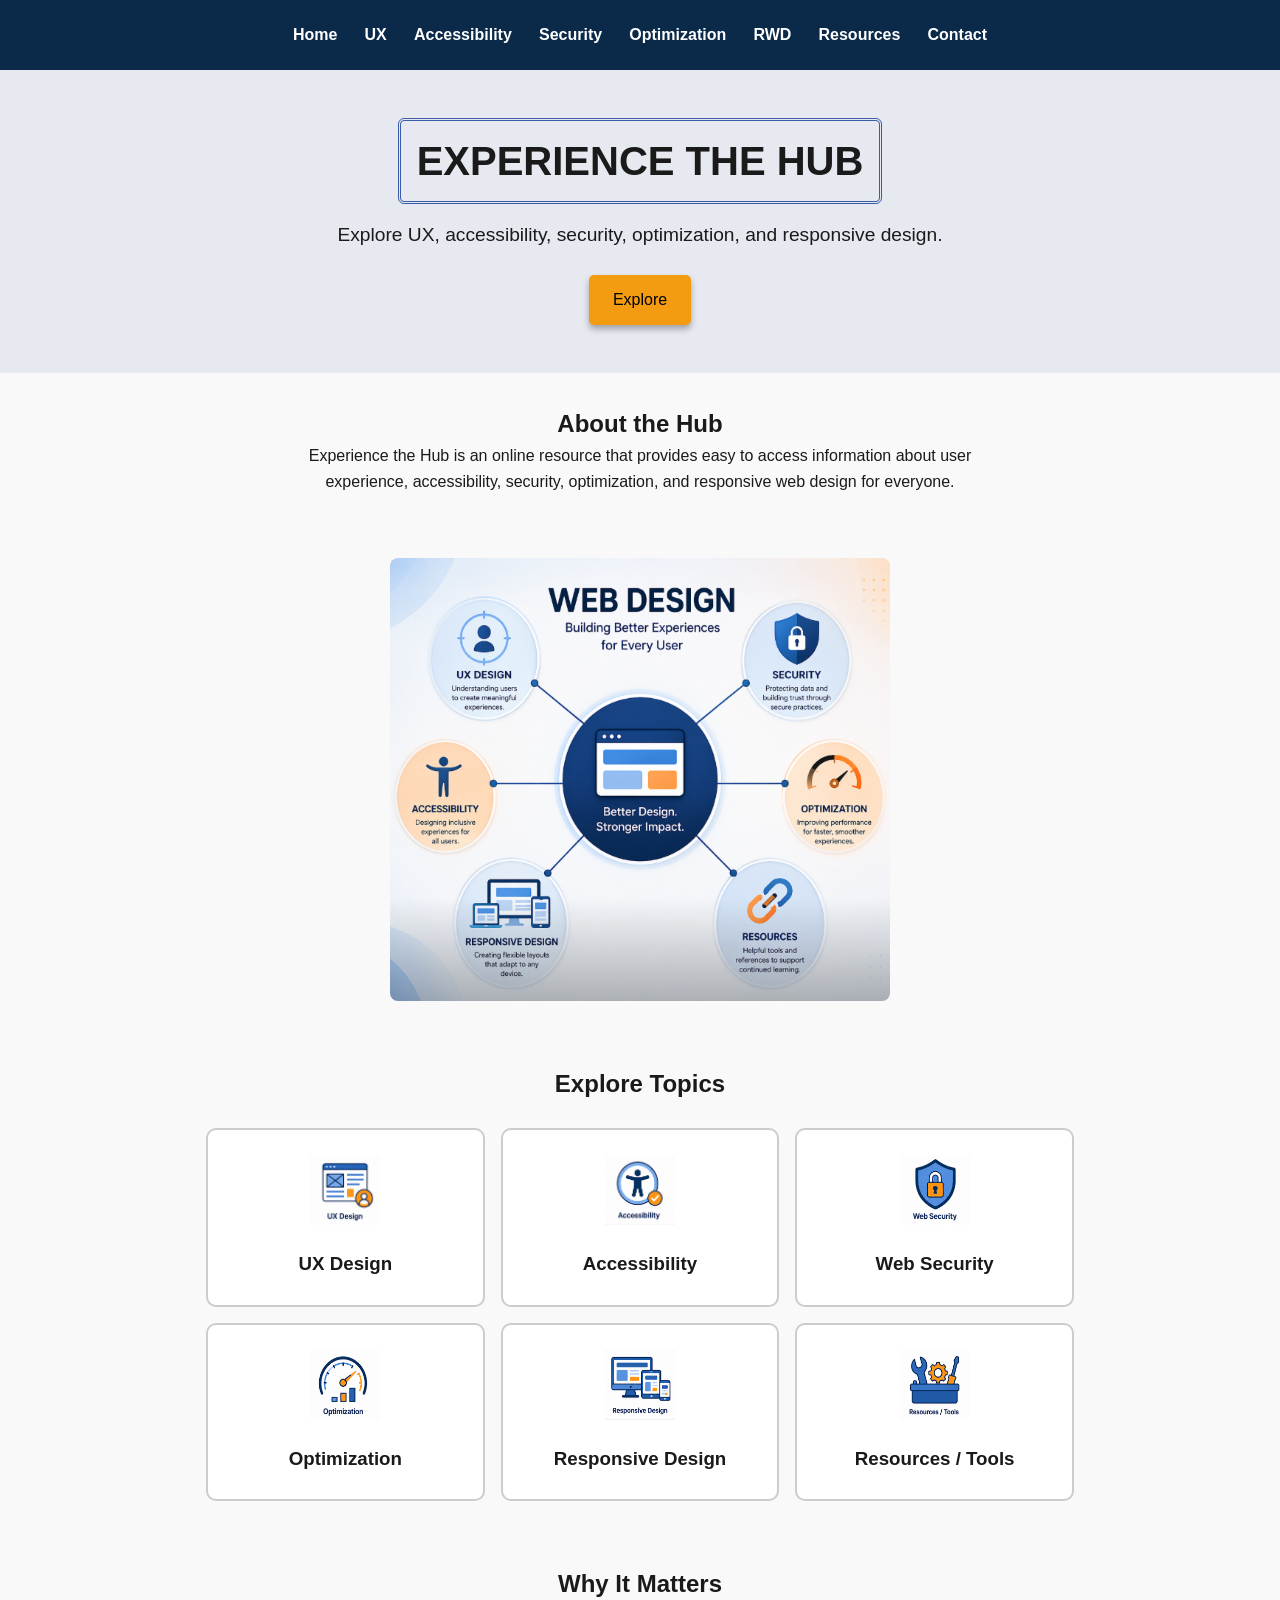
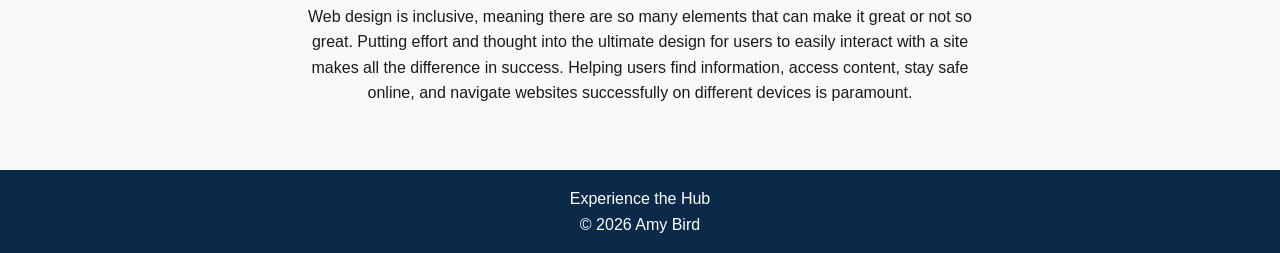
<file: index.html>
<!DOCTYPE html>
<html lang="en">
<head>
  <meta charset="UTF-8">
  <meta name="viewport" content="width=device-width, initial-scale=1.0">
  <title>Experience the Hub</title>
  <link rel="stylesheet" href="styles.css">
</head>
<body>

<header class="site-header">
  <nav class="desktop-nav" aria-label="Main navigation">
    <a href="index.html">Home</a>
    <a href="ux.html">UX</a>
    <a href="accessibility.html">Accessibility</a>
    <a href="security.html">Security</a>
    <a href="optimization.html">Optimization</a>
    <a href="rwd.html">RWD</a>
    <a href="resources.html">Resources</a>
    <a href="contact.html">Contact</a>
  </nav>
</header>

<main>
  <section class="hero">
    <h1>EXPERIENCE THE HUB</h1>
    <p class="hero-subheading">
      Explore UX, accessibility, security, optimization, and responsive design.
    </p>
    <a href="#topics" class="explore-button">Explore</a>
  </section>

  <section class="intro">
    <div class="container">
      <h2>About the Hub</h2>
      <p>
        Experience the Hub is an online resource that provides easy to access information
        about user experience, accessibility, security, optimization, and
        responsive web design for everyone.
      </p>
    </div>
  </section>

  <section class="intro-image">
    <div class="container">
      <h2 class="hidden">Image</h2>
      <img src="images/index.png" alt="Illustration representing web design concepts">
    </div>
  </section>

  <section id="topics" class="topics">
    <div class="container">
      <h2>Explore Topics</h2>

      <div class="card-container">
        <a href="ux.html" class="topic-card">
          <img src="images/ux.icon.png" alt="UX design icon">
          <h3>UX Design</h3>
        </a>

        <a href="accessibility.html" class="topic-card">
          <img src="images/accessibility.icon.png" alt="Accessibility icon">
          <h3>Accessibility</h3>
        </a>

        <a href="security.html" class="topic-card">
          <img src="images/security.icon.png" alt="Web security icon">
          <h3>Web Security</h3>
        </a>

        <a href="optimization.html" class="topic-card">
          <img src="images/optimization.icon.png" alt="Website optimization icon">
          <h3>Optimization</h3>
        </a>

        <a href="rwd.html" class="topic-card">
          <img src="images/rwd.icon.png" alt="Responsive design icon">
          <h3>Responsive Design</h3>
        </a>

        <a href="resources.html" class="topic-card">
          <img src="images/resources.icon.png" alt="Resources and tools icon">
          <h3>Resources / Tools</h3>
        </a>
      </div>
    </div>
  </section>

  <section class="why-it-matters">
    <div class="container">
      <h2>Why It Matters</h2>
      <p>
        Web design is inclusive, meaning there are so many elements that can make it 
        great or not so great. Putting effort and thought into the ultimate design for users 
        to easily interact with a site makes all the difference in success. Helping
        users find information, access content, stay safe online, and navigate
        websites successfully on different devices is paramount.
      </p>
    </div>
  </section>
</main>

<footer class="site-footer">
  <p>Experience the Hub</p>
  <p>&copy; 2026 Amy Bird</p>
</footer>

</body>
</html>
</file>
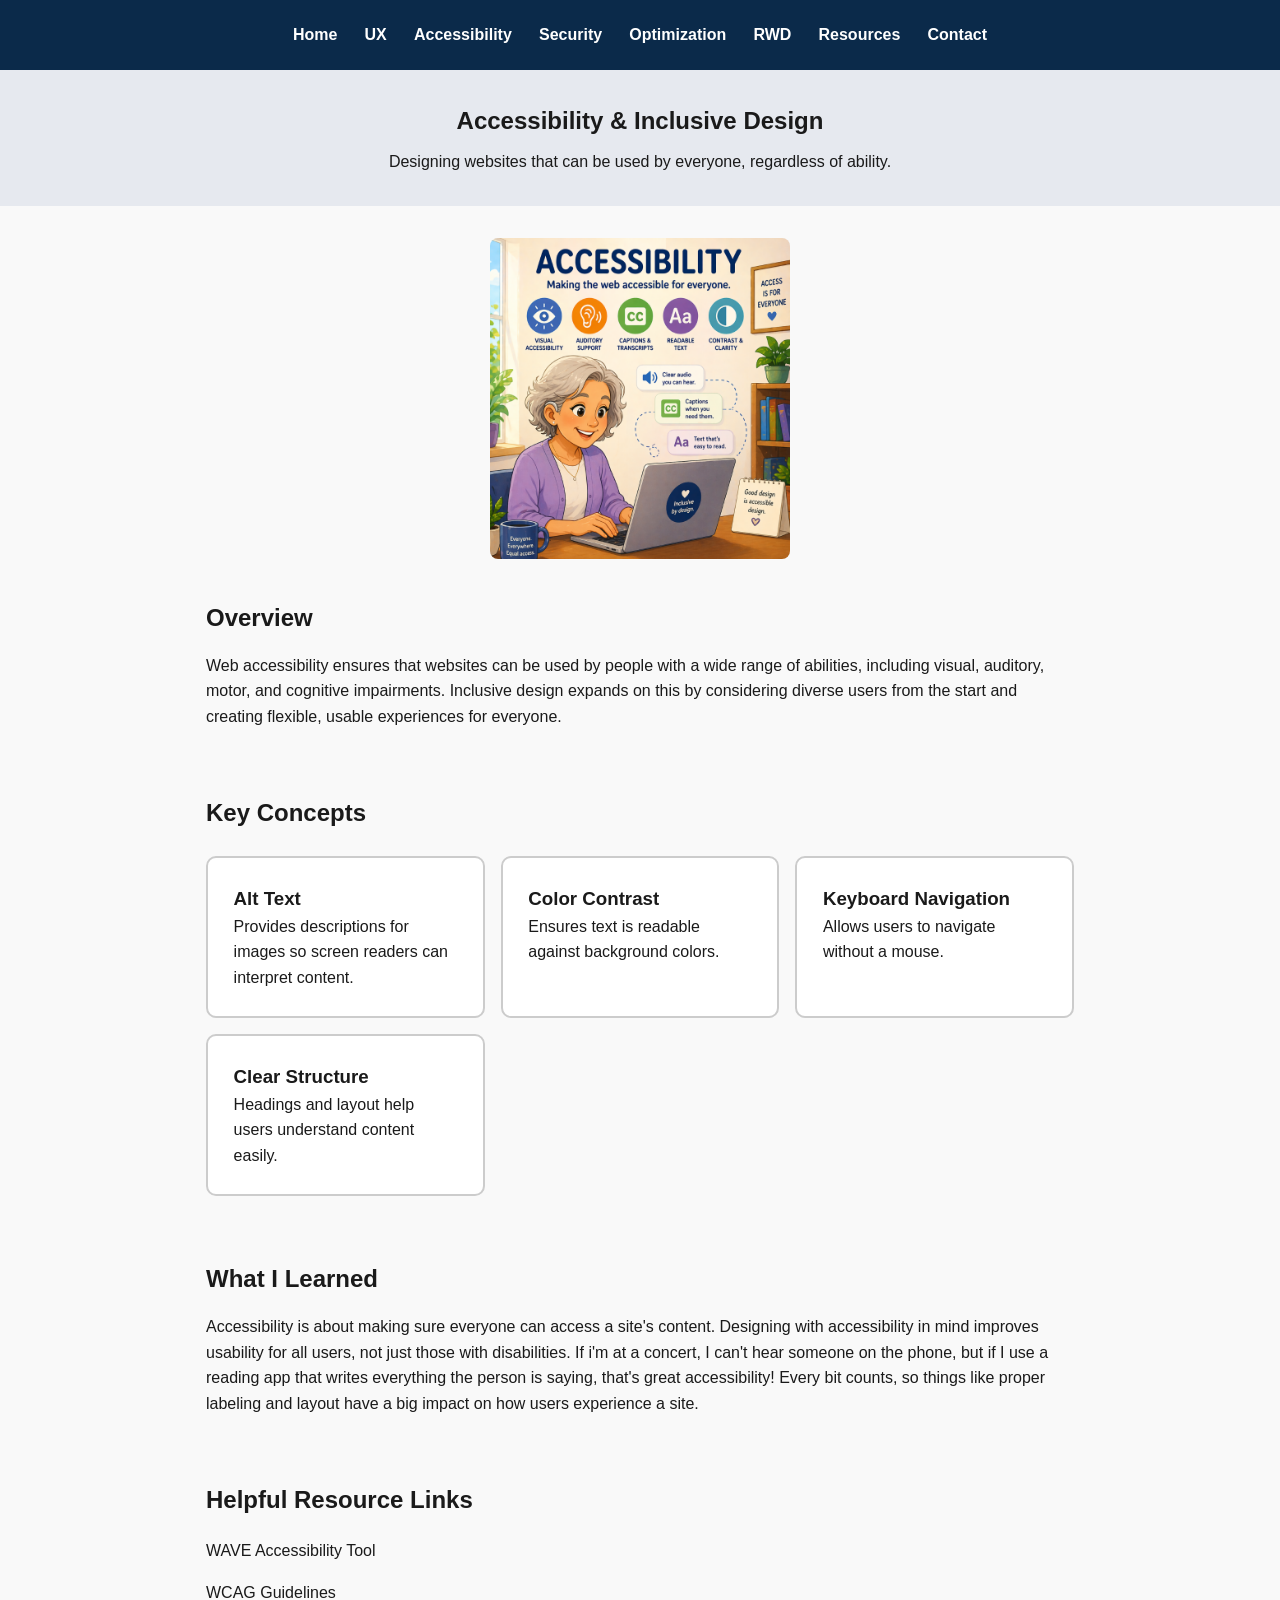
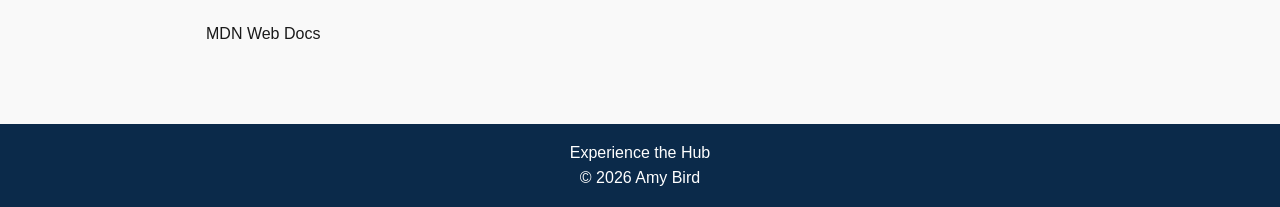
<file: accessibility.html>
<!DOCTYPE html>
<html lang="en">
<head>
  <meta charset="UTF-8">
  <meta name="viewport" content="width=device-width, initial-scale=1.0">
  <title>Accessibility & Inclusive Design | Experience the Hub</title>
  <link rel="stylesheet" href="styles.css">
</head>
<body>

<header class="site-header">
  <nav class="desktop-nav" aria-label="Main navigation">
    <a href="index.html">Home</a>
    <a href="ux.html">UX</a>
    <a href="accessibility.html">Accessibility</a>
    <a href="security.html">Security</a>
    <a href="optimization.html">Optimization</a>
    <a href="rwd.html">RWD</a>
    <a href="resources.html">Resources</a>
    <a href="contact.html">Contact</a>
  </nav>
</header>

<main>
  <section class="page-hero">
    <div class="container">
      <h1>Accessibility & Inclusive Design</h1>
      <p>Designing websites that can be used by everyone, regardless of ability.</p>
    </div>
  </section>

  <section class="page-image">
    <div class="container">
            <h2 class="hidden">Image</h2>
      <img src="images/accessibility.png" alt="Illustration representing accessible and inclusive web design">
    </div>
  </section>

  <section class="content-section">
    <div class="container">
      <h2>Overview</h2>
      <p>
        Web accessibility ensures that websites can be used by people with a wide
        range of abilities, including visual, auditory, motor, and cognitive
        impairments. Inclusive design expands on this by considering diverse users
        from the start and creating flexible, usable experiences for everyone.
      </p>
    </div>
  </section>

  <section class="content-section">
    <div class="container">
      <h2>Key Concepts</h2>

      <div class="card-container">
        <div class="topic-card">
          <h3>Alt Text</h3>
          <p>Provides descriptions for images so screen readers can interpret content.</p>
        </div>

        <div class="topic-card">
          <h3>Color Contrast</h3>
          <p>Ensures text is readable against background colors.</p>
        </div>

        <div class="topic-card">
          <h3>Keyboard Navigation</h3>
          <p>Allows users to navigate without a mouse.</p>
        </div>

        <div class="topic-card">
          <h3>Clear Structure</h3>
          <p>Headings and layout help users understand content easily.</p>
        </div>
      </div>
    </div>
  </section>

  <section class="content-section">
    <div class="container">
      <h2>What I Learned</h2>
      <p>
        Accessibility is about making sure everyone can access a site's content.
        Designing with accessibility in mind improves usability for all users,
        not just those with disabilities.
        If i'm at a concert, I can't hear someone on the phone, but if I use a 
        reading app that writes everything the person is saying, that's  great accessibility! 
        Every bit counts, so things like proper labeling
        and layout have a big impact on how users experience a site.
      </p>
    </div>
  </section>

  <section class="content-section">
    <div class="container">
      <h2>Helpful Resource Links</h2>

      <ul class="resource-list">
        <li>
          <a href="https://wave.webaim.org/" target="_blank" rel="noopener noreferrer">
            WAVE Accessibility Tool
          </a>
        </li>
        <li>
          <a href="https://www.w3.org/WAI/standards-guidelines/wcag/" target="_blank" rel="noopener noreferrer">
            WCAG Guidelines
          </a>
        </li>
        <li>
          <a href="https://developer.mozilla.org/" target="_blank" rel="noopener noreferrer">
            MDN Web Docs
          </a>
        </li>
      </ul>
    </div>
  </section>
</main>

<footer class="site-footer">
  <p>Experience the Hub</p>
  <p>&copy; 2026 Amy Bird</p>
</footer>

</body>
</html>
</file>
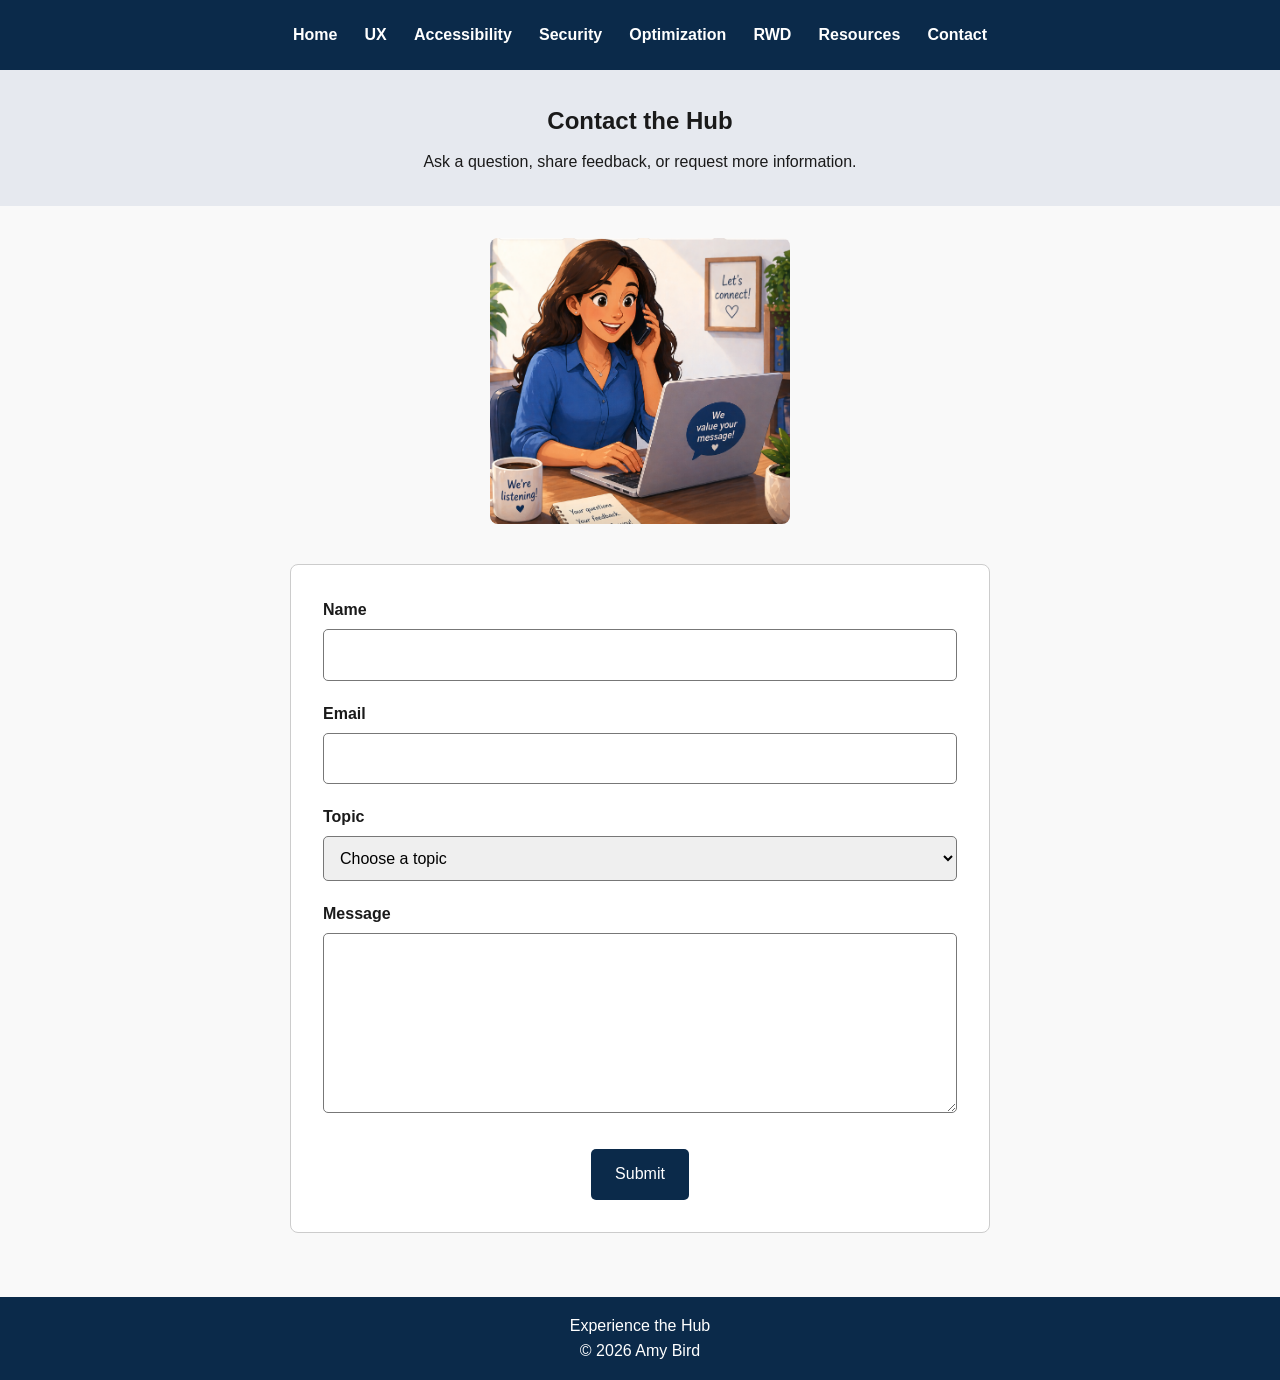
<file: contact.html>
<!DOCTYPE html>
<html lang="en">
<head>
  <meta charset="UTF-8">
  <meta name="viewport" content="width=device-width, initial-scale=1.0">
  <title>Contact | Experience the Hub</title>
  <link rel="stylesheet" href="styles.css">
</head>
<body>

<header class="site-header">
  <nav class="desktop-nav" aria-label="Main navigation">
    <a href="index.html">Home</a>
    <a href="ux.html">UX</a>
    <a href="accessibility.html">Accessibility</a>
    <a href="security.html">Security</a>
    <a href="optimization.html">Optimization</a>
    <a href="rwd.html">RWD</a>
    <a href="resources.html">Resources</a>
    <a href="contact.html">Contact</a>
  </nav>
</header>

<main>
  <section class="page-hero">
    <div class="container">
      <h1>Contact the Hub</h1>
      <p>Ask a question, share feedback, or request more information.</p>
    </div>
  </section>

  <section class="page-image">
    <div class="container">
            <h2 class="hidden">Image</h2>
      <img src="images/contact.png" alt="Illustration representing sending a message or asking a question">
    </div>
  </section>

  <section class="content-section">
          <h2 class="hidden">Image</h2>
    <div class="container">
      <form class="contact-form">

        <div class="form-group">
          <label for="name">Name</label>
          <input type="text" id="name" name="name" required>
        </div>

        <div class="form-group">
          <label for="email">Email</label>
          <input type="email" id="email" name="email" required>
        </div>

        <div class="form-group">
          <label for="topic">Topic</label>
          <select id="topic" name="topic" required>
            <option value="">Choose a topic</option>
            <option value="question">Ask a Question</option>
            <option value="feedback">Share Feedback</option>
            <option value="information">Request Information</option>
          </select>
        </div>

        <div class="form-group">
          <label for="message">Message</label>
          <textarea id="message" name="message" rows="6" required></textarea>
        </div>

        <button type="submit" class="submit-button">Submit</button>

      </form>
    </div>
  </section>
</main>

<footer class="site-footer">
  <p>Experience the Hub</p>
  <p>&copy; 2026 Amy Bird</p>
</footer>

</body>
</html>
</file>
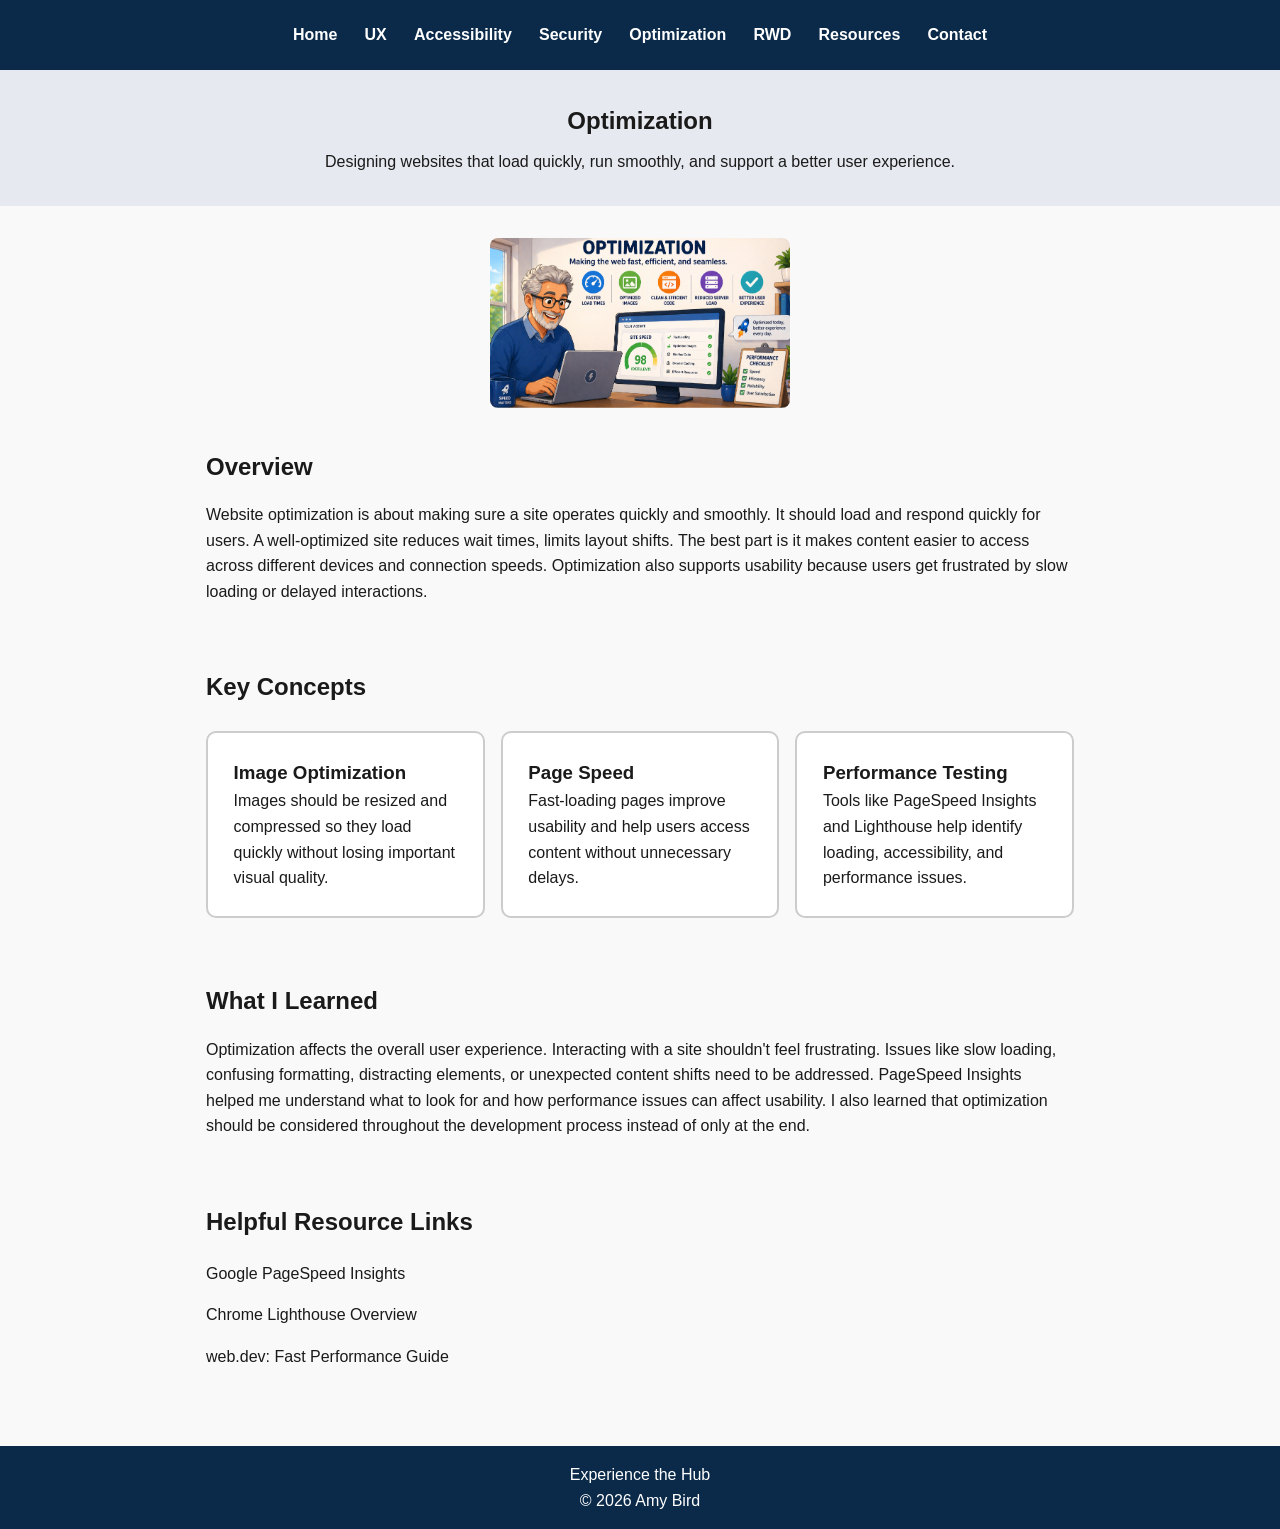
<file: optimization.html>
<!DOCTYPE html>
<html lang="en">
<head>
  <meta charset="UTF-8">
  <meta name="viewport" content="width=device-width, initial-scale=1.0">
  <title>Optimization | Experience the Hub</title>
  <link rel="stylesheet" href="styles.css">
</head>
<body>

<header class="site-header">
  <nav class="desktop-nav" aria-label="Main navigation">
    <a href="index.html">Home</a>
    <a href="ux.html">UX</a>
    <a href="accessibility.html">Accessibility</a>
    <a href="security.html">Security</a>
    <a href="optimization.html">Optimization</a>
    <a href="rwd.html">RWD</a>
    <a href="resources.html">Resources</a>
    <a href="contact.html">Contact</a>
  </nav>
</header>

<main>
  <section class="page-hero">
    <div class="container">
      <h1>Optimization</h1>
      <p>Designing websites that load quickly, run smoothly, and support a better user experience.</p>
    </div>
  </section>

  <section class="page-image">
    <div class="container">
            <h2 class="hidden">Image</h2>
      <img src="images/optimization.png" alt="Illustration representing website optimization">
    </div>
  </section>

  <section class="content-section">
    <div class="container">
      <h2>Overview</h2>
      <p>
        Website optimization is about making sure a site operates quickly and smoothly. 
        It should load and respond quickly for users. A well-optimized site reduces wait times,
        limits layout shifts. The best part is it makes content easier to access across different
        devices and connection speeds. Optimization also supports usability because
        users get frustrated by slow loading or delayed interactions.
      </p>
    </div>
  </section>

  <section class="content-section">
    <div class="container">
      <h2>Key Concepts</h2>

      <div class="card-container">
        <div class="topic-card">
          <h3>Image Optimization</h3>
          <p>
            Images should be resized and compressed so they load quickly without
            losing important visual quality.
          </p>
        </div>

        <div class="topic-card">
          <h3>Page Speed</h3>
          <p>
            Fast-loading pages improve usability and help users access content
            without unnecessary delays.
          </p>
        </div>

        <div class="topic-card">
          <h3>Performance Testing</h3>
          <p>
            Tools like PageSpeed Insights and Lighthouse help identify loading,
            accessibility, and performance issues.
          </p>
        </div>
      </div>
    </div>
  </section>

  <section class="content-section">
    <div class="container">
      <h2>What I Learned</h2>
      <p>
        Optimization affects the overall user experience. Interacting with a site
        shouldn't feel frustrating. Issues like slow loading, confusing formatting,
        distracting elements, or unexpected content shifts need to be addressed.
        PageSpeed Insights helped me understand what to look for and how performance
        issues can affect usability. I also learned that optimization should be
        considered throughout the development process instead of only at the end.
      </p>
    </div>
  </section>

  <section class="content-section">
    <div class="container">
      <h2>Helpful Resource Links</h2>

      <ul class="resource-list">
        <li>
          <a href="https://pagespeed.web.dev/" target="_blank" rel="noopener noreferrer">
            Google PageSpeed Insights
          </a>
        </li>
        <li>
          <a href="https://developer.chrome.com/docs/lighthouse/overview/" target="_blank" rel="noopener noreferrer">
            Chrome Lighthouse Overview
          </a>
        </li>
        <li>
          <a href="https://web.dev/fast/" target="_blank" rel="noopener noreferrer">
            web.dev: Fast Performance Guide
          </a>
        </li>
      </ul>
    </div>
  </section>
</main>

<footer class="site-footer">
  <p>Experience the Hub</p>
  <p>&copy; 2026 Amy Bird</p>
</footer>

</body>
</html>
</file>
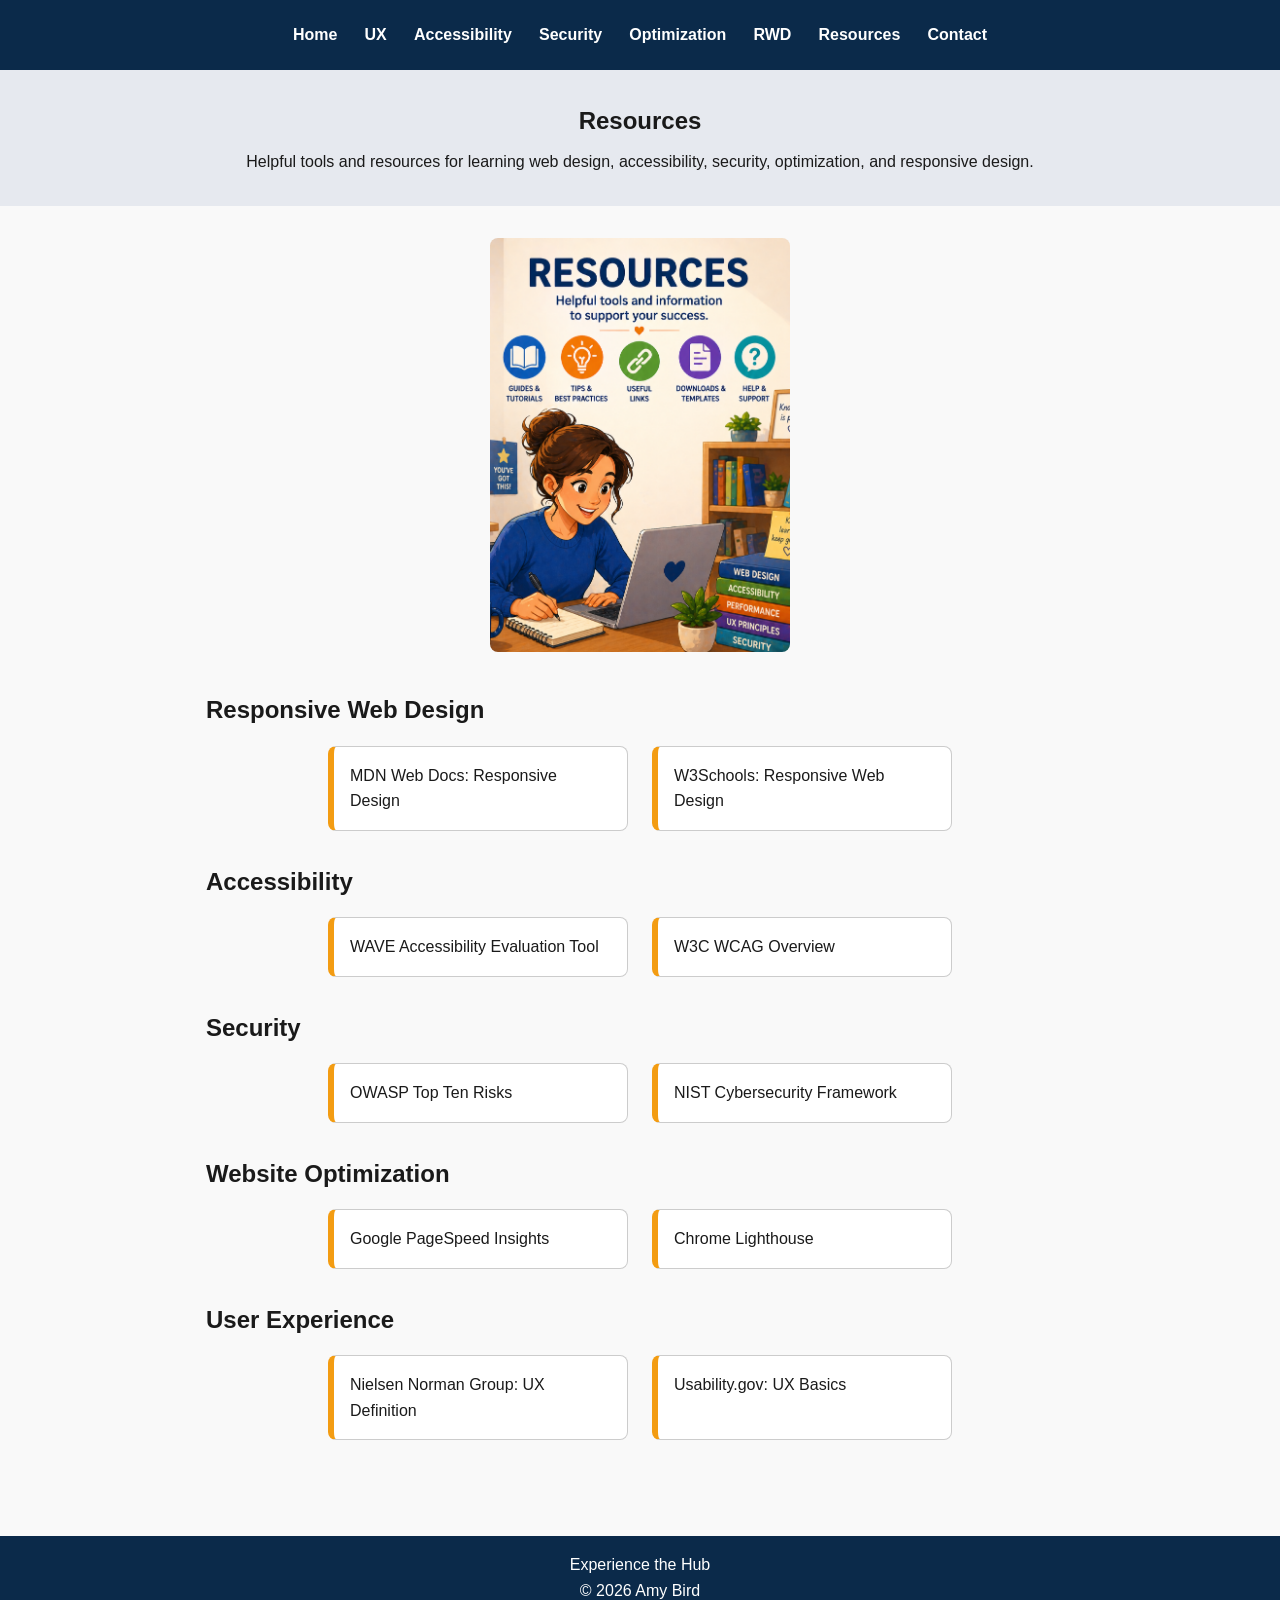
<file: resources.html>
<!DOCTYPE html>
<html lang="en">
<head>
  <meta charset="UTF-8">
  <meta name="viewport" content="width=device-width, initial-scale=1.0">
  <title>Resources | Experience the Hub</title>
  <link rel="stylesheet" href="styles.css">
</head>
<body>

<header class="site-header">
  <nav class="desktop-nav" aria-label="Main navigation">
    <a href="index.html">Home</a>
    <a href="ux.html">UX</a>
    <a href="accessibility.html">Accessibility</a>
    <a href="security.html">Security</a>
    <a href="optimization.html">Optimization</a>
    <a href="rwd.html">RWD</a>
    <a href="resources.html">Resources</a>
    <a href="contact.html">Contact</a>
  </nav>
</header>

<main>

  <section class="page-hero">
    <div class="container">
      <h1>Resources</h1>
      <p>Helpful tools and resources for learning web design, accessibility, security, optimization, and responsive design.</p>
    </div>
  </section>

  <section class="page-image">
    <div class="container">
      <h2 class="hidden">Image</h2>
      <img src="images/resources.png" alt="Illustration representing helpful tools and resources for web development">
    </div>
  </section>

  <section class="content-section">
    <div class="container">

      <h2>Responsive Web Design</h2>
      <div class="resource-card-list">
        <a href="https://developer.mozilla.org/en-US/docs/Learn_web_development/Core/CSS_layout/Responsive_Design" target="_blank" rel="noopener noreferrer" class="resource-card">
          MDN Web Docs: Responsive Design
        </a>
        <a href="https://www.w3schools.com/css/css_rwd_intro.asp" target="_blank" rel="noopener noreferrer" class="resource-card">
          W3Schools: Responsive Web Design
        </a>
      </div>

      <h2>Accessibility</h2>
      <div class="resource-card-list">
        <a href="https://wave.webaim.org/" target="_blank" rel="noopener noreferrer" class="resource-card">
          WAVE Accessibility Evaluation Tool
        </a>
        <a href="https://www.w3.org/WAI/standards-guidelines/wcag/" target="_blank" rel="noopener noreferrer" class="resource-card">
          W3C WCAG Overview
        </a>
      </div>

      <h2>Security</h2>
      <div class="resource-card-list">
        <a href="https://owasp.org/www-project-top-ten/" target="_blank" rel="noopener noreferrer" class="resource-card">
          OWASP Top Ten Risks
        </a>
        <a href="https://www.nist.gov/cyberframework" target="_blank" rel="noopener noreferrer" class="resource-card">
          NIST Cybersecurity Framework
        </a>
      </div>

      <h2>Website Optimization</h2>
      <div class="resource-card-list">
        <a href="https://pagespeed.web.dev/" target="_blank" rel="noopener noreferrer" class="resource-card">
          Google PageSpeed Insights
        </a>
        <a href="https://developer.chrome.com/docs/lighthouse/overview" target="_blank" rel="noopener noreferrer" class="resource-card">
          Chrome Lighthouse
        </a>
      </div>

      <h2>User Experience</h2>
      <div class="resource-card-list">
        <a href="https://www.nngroup.com/articles/definition-user-experience/" target="_blank" rel="noopener noreferrer" class="resource-card">
          Nielsen Norman Group: UX Definition
        </a>
        <a href="https://www.usability.gov/what-and-why/user-experience.html" target="_blank" rel="noopener noreferrer" class="resource-card">
          Usability.gov: UX Basics
        </a>
      </div>

    </div>
  </section>

</main>

<footer class="site-footer">
  <p>Experience the Hub</p>
  <p>&copy; 2026 Amy Bird</p>
</footer>

</body>
</html>
</file>
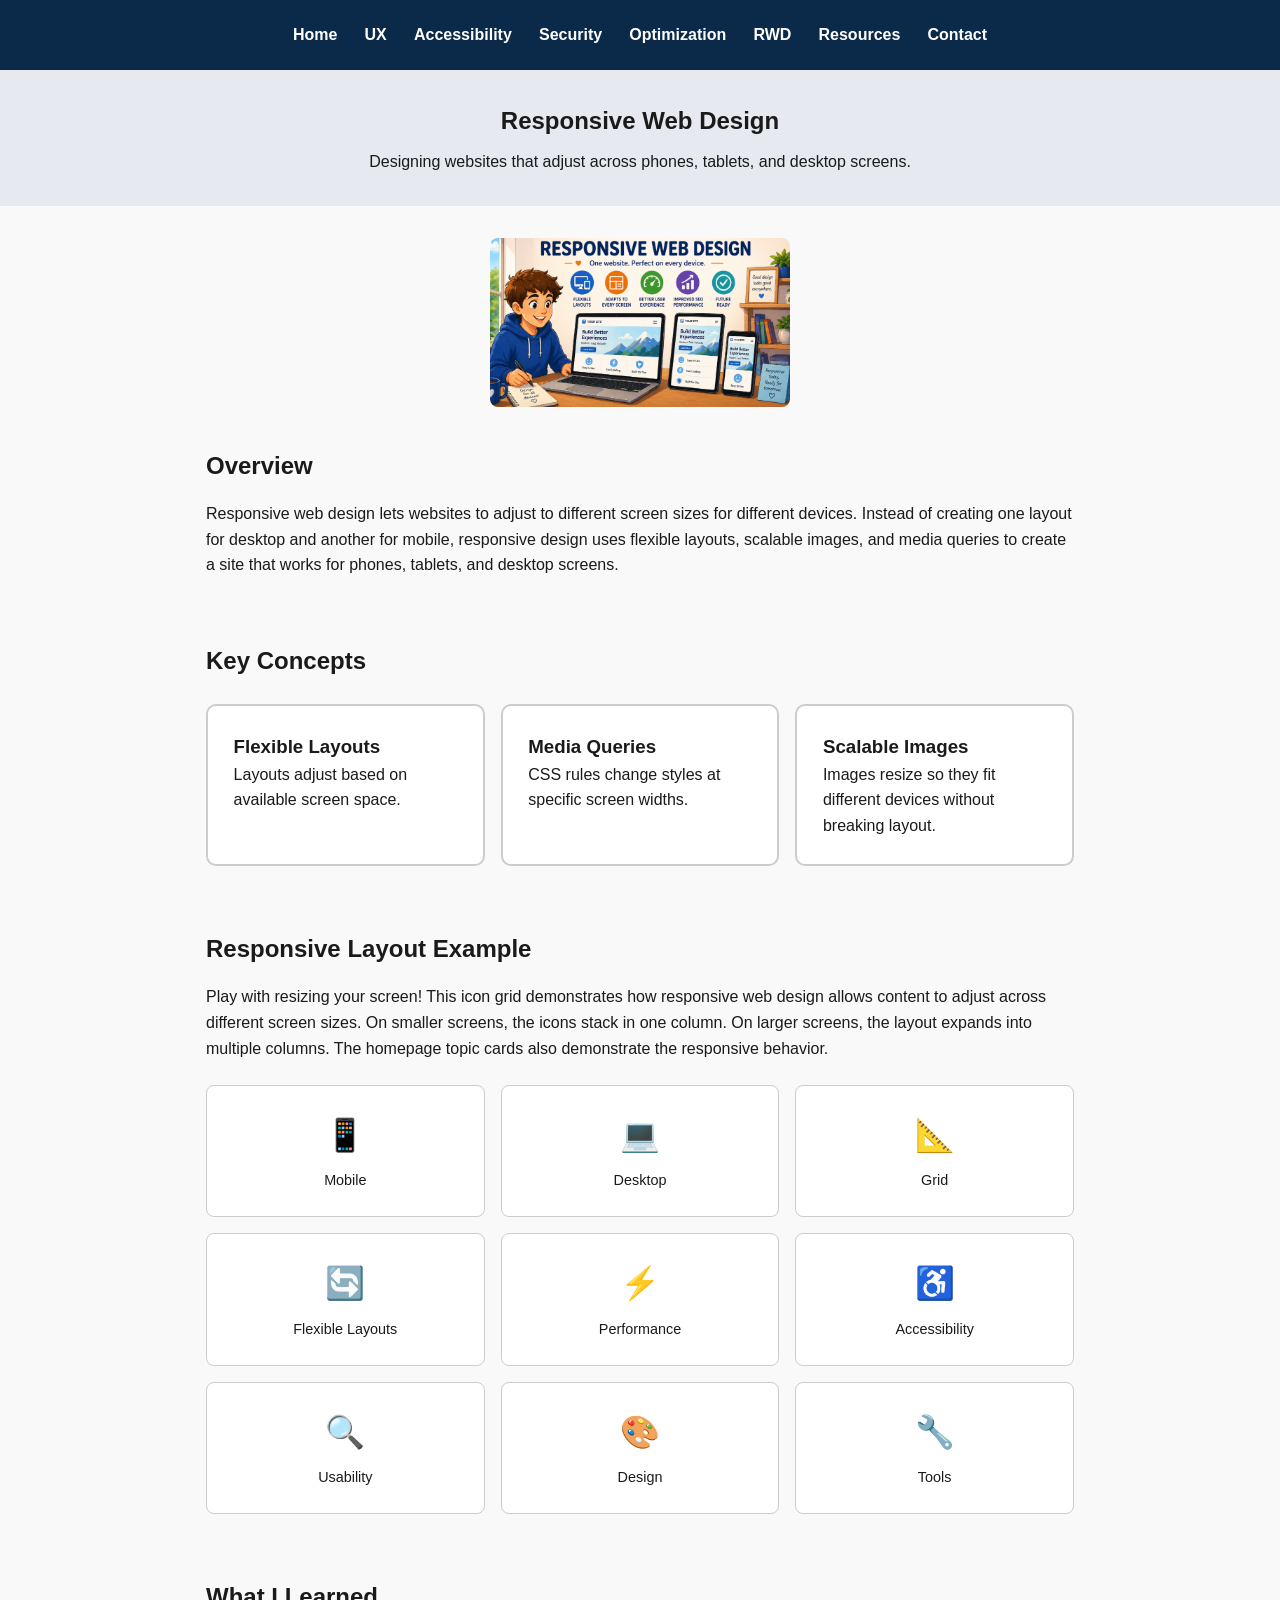
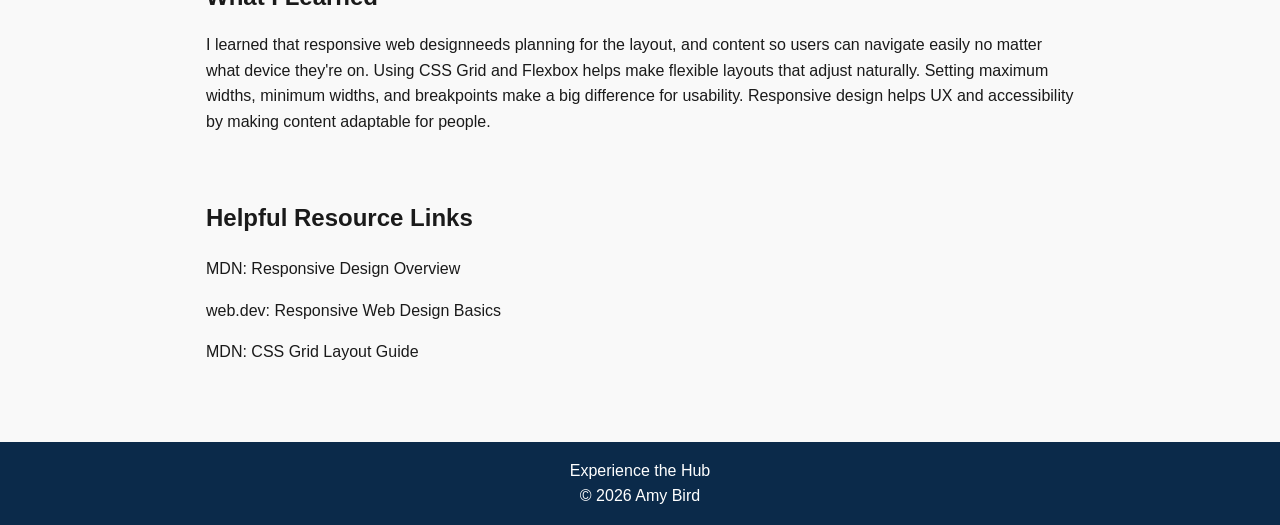
<file: rwd.html>
<!DOCTYPE html>
<html lang="en">
<head>
  <meta charset="UTF-8">
  <meta name="viewport" content="width=device-width, initial-scale=1.0">
  <title>Responsive Web Design | Experience the Hub</title>
  <link rel="stylesheet" href="styles.css">
</head>
<body>

<header class="site-header">
  <nav class="desktop-nav" aria-label="Main navigation">
    <a href="index.html">Home</a>
    <a href="ux.html">UX</a>
    <a href="accessibility.html">Accessibility</a>
    <a href="security.html">Security</a>
    <a href="optimization.html">Optimization</a>
    <a href="rwd.html">RWD</a>
    <a href="resources.html">Resources</a>
    <a href="contact.html">Contact</a>
  </nav>
</header>

<main>
  <section class="page-hero">
    <div class="container">
      <h1>Responsive Web Design</h1>
      <p>Designing websites that adjust across phones, tablets, and desktop screens.</p>
    </div>
  </section>

  <section class="page-image">
    <div class="container">
            <h2 class="hidden">Image</h2>
      <img src="images/rwd.png" alt="Illustration representing responsive web design across different devices">
    </div>
  </section>

  <section class="content-section">
    <div class="container">
      <h2>Overview</h2>
      <p>
        Responsive web design lets websites to adjust to different screen sizes
        for different devices. Instead of creating one layout for desktop and another for
        mobile, responsive design uses flexible layouts, scalable images, and media
        queries to create a site that works for phones, tablets, and desktop
        screens.
      </p>
    </div>
  </section>

  <section class="content-section">
    <div class="container">
      <h2>Key Concepts</h2>

      <div class="card-container">
        <div class="topic-card">
          <h3>Flexible Layouts</h3>
          <p>Layouts adjust based on available screen space.</p>
        </div>

        <div class="topic-card">
          <h3>Media Queries</h3>
          <p>CSS rules change styles at specific screen widths.</p>
        </div>

        <div class="topic-card">
          <h3>Scalable Images</h3>
          <p>Images resize so they fit different devices without breaking layout.</p>
        </div>
      </div>
    </div>
  </section>

  <section class="content-section">
    <div class="container">
      <h2>Responsive Layout Example</h2>
      <p>
        Play with resizing your screen! This icon grid demonstrates how responsive web design allows content to
        adjust across different screen sizes. On smaller screens, the icons stack
        in one column. On larger screens, the layout expands into multiple columns.
        The homepage topic cards also demonstrate the responsive behavior.
      </p>

      <div class="rwd-icons">
        <div class="icon-card">📱<p>Mobile</p></div>
        <div class="icon-card">💻<p>Desktop</p></div>
        <div class="icon-card">📐<p>Grid</p></div>
        <div class="icon-card">🔄<p>Flexible Layouts</p></div>
        <div class="icon-card">⚡<p>Performance</p></div>
        <div class="icon-card">♿<p>Accessibility</p></div>
        <div class="icon-card">🔍<p>Usability</p></div>
        <div class="icon-card">🎨<p>Design</p></div>
        <div class="icon-card">🔧<p>Tools</p></div>
      </div>
    </div>
  </section>

  <section class="content-section">
    <div class="container">
      <h2>What I Learned</h2>
      <p>
        I learned that responsive web designneeds planning for the layout, and content
        so users can navigate easily no matter what device they're on. Using CSS Grid and
        Flexbox helps make flexible layouts that adjust naturally. Setting maximum widths, minimum widths,
        and breakpoints make a big difference for usability. Responsive design helps
        UX and accessibility by making content adaptable for people.
      </p>
    </div>
  </section>

  <section class="content-section">
    <div class="container">
      <h2>Helpful Resource Links</h2>

      <ul class="resource-list">
        <li>
          <a href="https://developer.mozilla.org/en-US/docs/Learn/CSS/CSS_layout/Responsive_Design" target="_blank" rel="noopener noreferrer">
            MDN: Responsive Design Overview
          </a>
        </li>

        <li>
          <a href="https://web.dev/responsive-web-design-basics/" target="_blank" rel="noopener noreferrer">
            web.dev: Responsive Web Design Basics
          </a>
        </li>

        <li>
          <a href="https://developer.mozilla.org/en-US/docs/Web/CSS/CSS_Grid_Layout" target="_blank" rel="noopener noreferrer">
            MDN: CSS Grid Layout Guide
          </a>
        </li>
      </ul>
    </div>
  </section>
</main>

<footer class="site-footer">
  <p>Experience the Hub</p>
  <p>&copy; 2026 Amy Bird</p>
</footer>

</body>
</html>
</file>
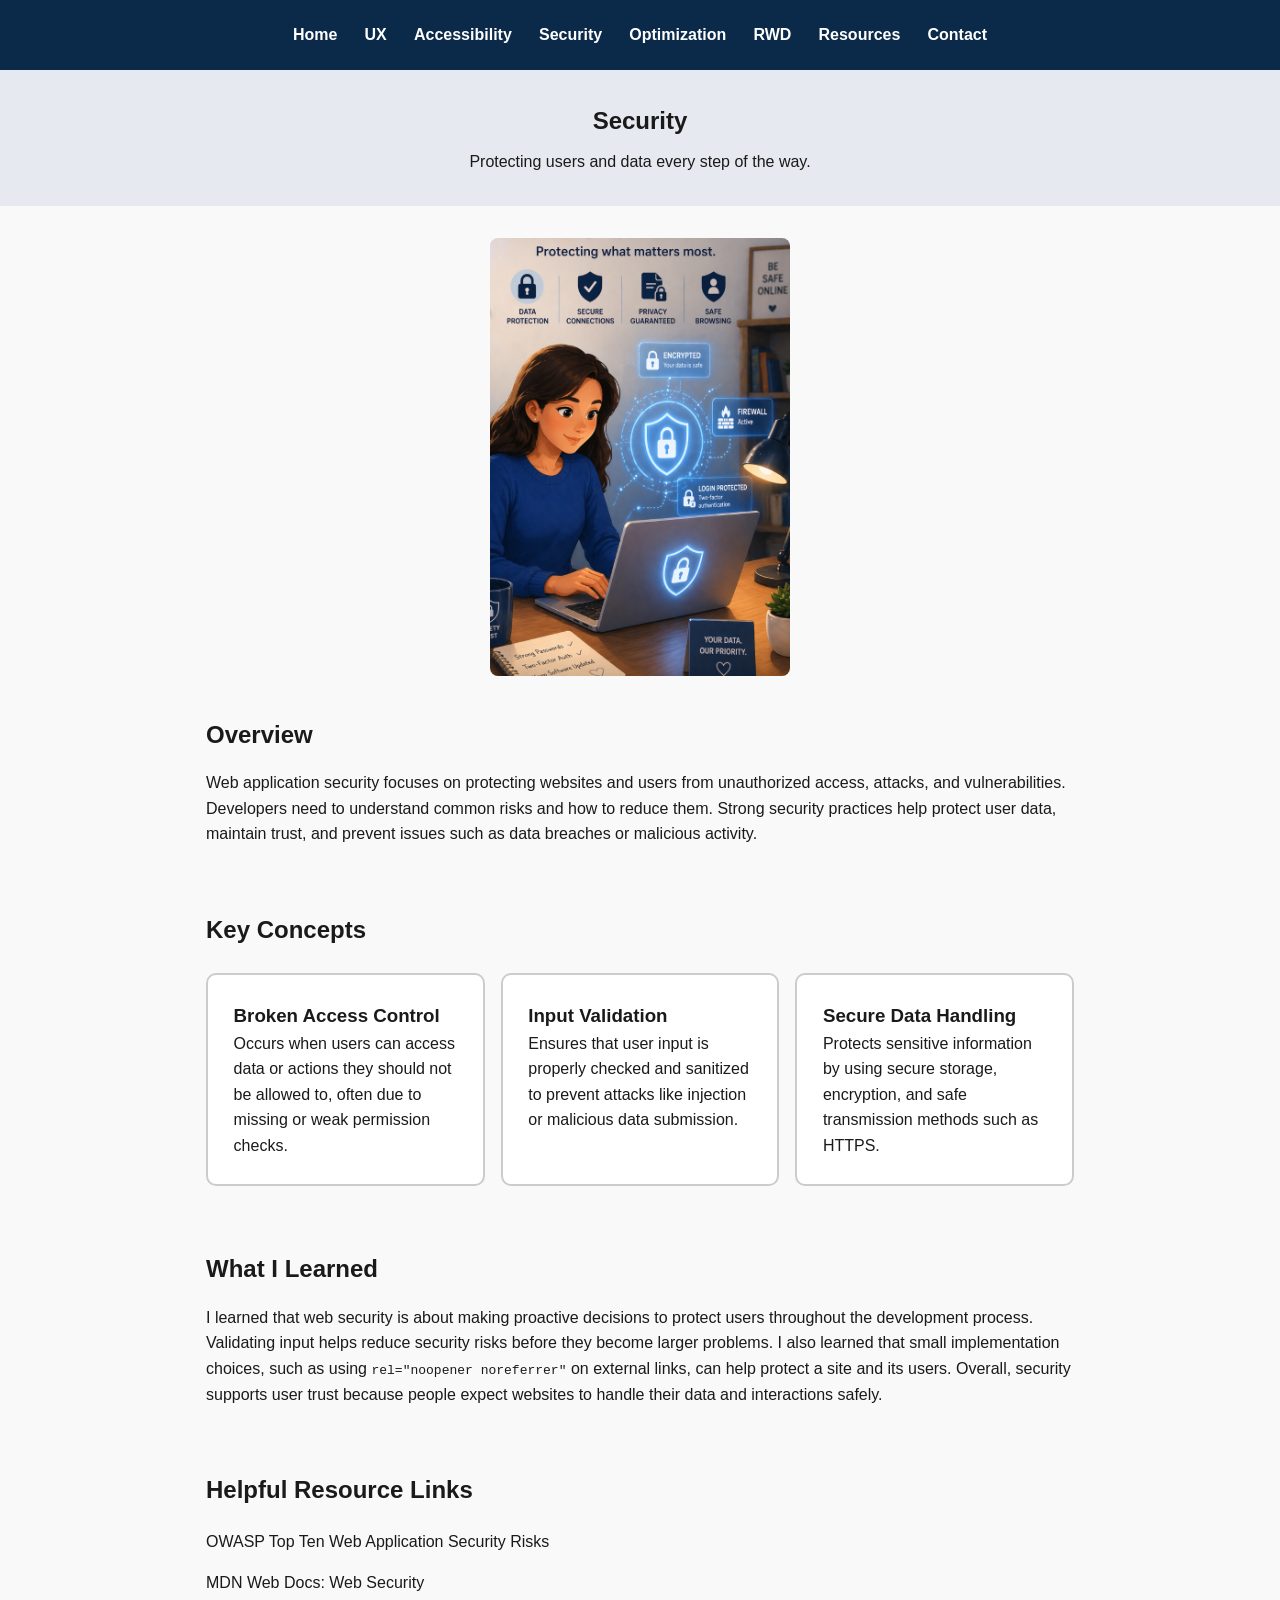
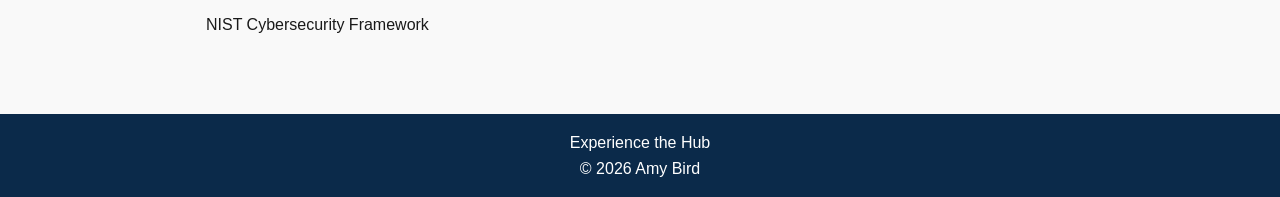
<file: security.html>
<!DOCTYPE html>
<html lang="en">
<head>
  <meta charset="UTF-8">
  <meta name="viewport" content="width=device-width, initial-scale=1.0">
  <title>Security | Experience the Hub</title>
  <link rel="stylesheet" href="styles.css">
</head>
<body>

<header class="site-header">
  <nav class="desktop-nav" aria-label="Main navigation">
    <a href="index.html">Home</a>
    <a href="ux.html">UX</a>
    <a href="accessibility.html">Accessibility</a>
    <a href="security.html">Security</a>
    <a href="optimization.html">Optimization</a>
    <a href="rwd.html">RWD</a>
    <a href="resources.html">Resources</a>
    <a href="contact.html">Contact</a>
  </nav>
</header>

<main>
  <section class="page-hero">
    <div class="container">
      <h1>Security</h1>
      <p>Protecting users and data every step of the way.</p>
    </div>
  </section>

  <section class="page-image">
    <div class="container">
            <h2 class="hidden">Image</h2>
      <img src="images/security.png" alt="Illustration representing a secure web experience">
    </div>
  </section>

  <section class="content-section">
    <div class="container">
      <h2>Overview</h2>
      <p>
        Web application security focuses on protecting websites and users from
        unauthorized access, attacks, and vulnerabilities. Developers need to
        understand common risks and how to reduce them. Strong security practices
        help protect user data, maintain trust, and prevent issues such as data
        breaches or malicious activity.
      </p>
    </div>
  </section>

  <section class="content-section">
    <div class="container">
      <h2>Key Concepts</h2>

      <div class="card-container">
        <div class="topic-card">
          <h3>Broken Access Control</h3>
          <p>
            Occurs when users can access data or actions they should not be allowed
            to, often due to missing or weak permission checks.
          </p>
        </div>

        <div class="topic-card">
          <h3>Input Validation</h3>
          <p>
            Ensures that user input is properly checked and sanitized to prevent
            attacks like injection or malicious data submission.
          </p>
        </div>

        <div class="topic-card">
          <h3>Secure Data Handling</h3>
          <p>
            Protects sensitive information by using secure storage, encryption, and
            safe transmission methods such as HTTPS.
          </p>
        </div>
      </div>
    </div>
  </section>

  <section class="content-section">
    <div class="container">
      <h2>What I Learned</h2>
      <p>
        I learned that web security is about making proactive decisions to protect
        users throughout the development process. Validating input helps reduce
        security risks before they become larger problems. I also learned that small
        implementation choices, such as using <code>rel="noopener noreferrer"</code>
        on external links, can help protect a site and its users. Overall, security
        supports user trust because people expect websites to handle their data and
        interactions safely.
      </p>
    </div>
  </section>

  <section class="content-section">
    <div class="container">
      <h2>Helpful Resource Links</h2>

      <ul class="resource-list">
        <li>
          <a href="https://owasp.org/www-project-top-ten/" target="_blank" rel="noopener noreferrer">
            OWASP Top Ten Web Application Security Risks
          </a>
        </li>

        <li>
          <a href="https://developer.mozilla.org/en-US/docs/Web/Security" target="_blank" rel="noopener noreferrer">
            MDN Web Docs: Web Security
          </a>
        </li>

        <li>
          <a href="https://www.nist.gov/cyberframework" target="_blank" rel="noopener noreferrer">
            NIST Cybersecurity Framework
          </a>
        </li>
      </ul>
    </div>
  </section>
</main>

<footer class="site-footer">
  <p>Experience the Hub</p>
  <p>&copy; 2026 Amy Bird</p>
</footer>

</body>
</html>
</file>
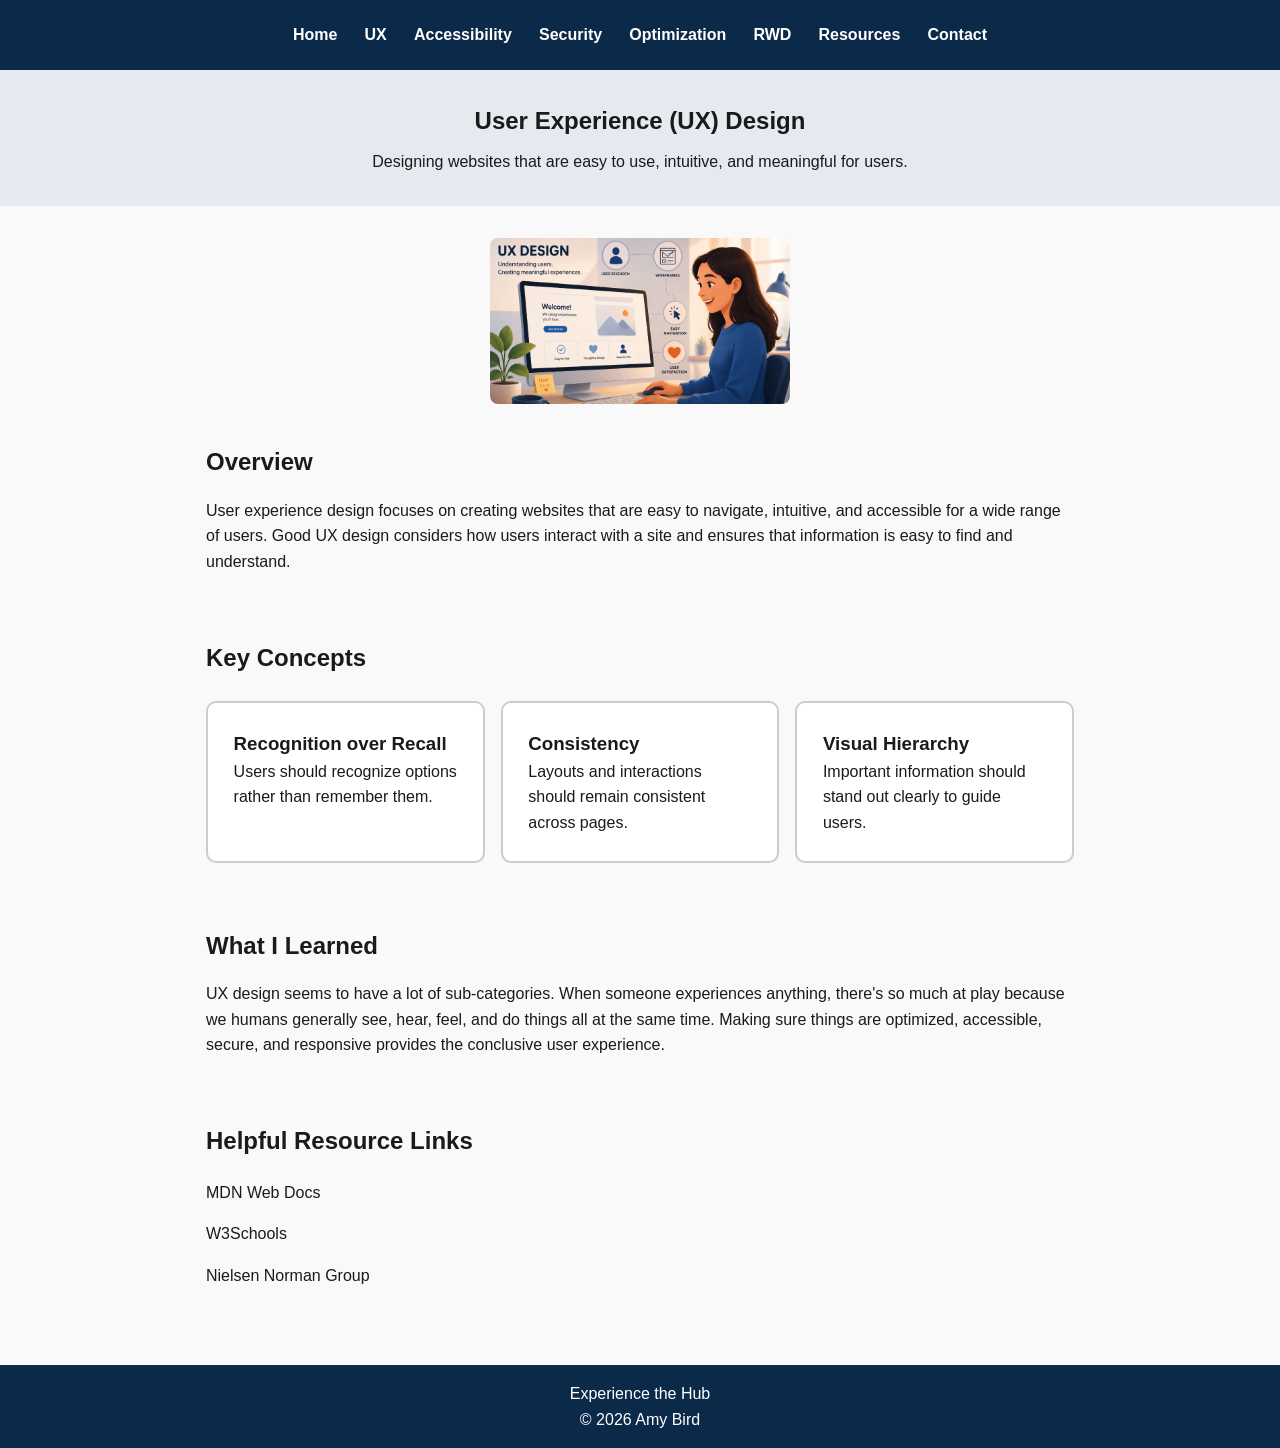
<file: ux.html>
<!DOCTYPE html>
<html lang="en">
<head>
  <meta charset="UTF-8">
  <meta name="viewport" content="width=device-width, initial-scale=1.0">
  <title>UX Design | Experience the Hub</title>
  <link rel="stylesheet" href="styles.css">
</head>
<body>

<header class="site-header">
  <nav class="desktop-nav" aria-label="Main navigation">
    <a href="index.html">Home</a>
    <a href="ux.html">UX</a>
    <a href="accessibility.html">Accessibility</a>
    <a href="security.html">Security</a>
    <a href="optimization.html">Optimization</a>
    <a href="rwd.html">RWD</a>
    <a href="resources.html">Resources</a>
    <a href="contact.html">Contact</a>
  </nav>
</header>

<main>
  <section class="page-hero">
    <div class="container">
      <h1>User Experience (UX) Design</h1>
      <p>Designing websites that are easy to use, intuitive, and meaningful for users.</p>
    </div>
  </section>

  <section class="page-image">
    <div class="container">
      <h2 class="hidden">Image</h2>
      <img src="images/ux.png" alt="Illustration representing good user experience">
    </div>
  </section>

  <section class="content-section">
    <div class="container">
      <h2>Overview</h2>
      <p>
        User experience design focuses on creating websites that are easy to navigate,
        intuitive, and accessible for a wide range of users. Good UX design considers
        how users interact with a site and ensures that information is easy to find
        and understand.
      </p>
    </div>
  </section>

  <section class="content-section">
    <div class="container">
      <h2>Key Concepts</h2>

      <div class="card-container">
        <div class="topic-card">
          <h3>Recognition over Recall</h3>
          <p>Users should recognize options rather than remember them.</p>
        </div>

        <div class="topic-card">
          <h3>Consistency</h3>
          <p>Layouts and interactions should remain consistent across pages.</p>
        </div>

        <div class="topic-card">
          <h3>Visual Hierarchy</h3>
          <p>Important information should stand out clearly to guide users.</p>
        </div>
      </div>
    </div>
  </section>

  <section class="content-section">
    <div class="container">
      <h2>What I Learned</h2>
      <p>
        UX design seems to have a lot of sub-categories. When someone experiences anything,
        there's so much at play because we humans generally see, hear, feel, and do things all at the same time. 
        Making sure things are optimized, accessible, secure, and responsive provides the conclusive user experience.
      </p>
    </div>
  </section>

  <section class="content-section">
    <div class="container">
      <h2>Helpful Resource Links</h2>

      <ul class="resource-list">
        <li>
          <a href="https://developer.mozilla.org/" target="_blank" rel="noopener noreferrer">
            MDN Web Docs
          </a>
        </li>
        <li>
          <a href="https://www.w3schools.com/" target="_blank" rel="noopener noreferrer">
            W3Schools
          </a>
        </li>
        <li>
          <a href="https://www.nngroup.com/" target="_blank" rel="noopener noreferrer">
            Nielsen Norman Group
          </a>
        </li>
      </ul>
    </div>
  </section>
</main>

<footer class="site-footer">
  <p>Experience the Hub</p>
  <p>&copy; 2026 Amy Bird</p>
</footer>

</body>
</html>
</file>
<file: styles.css>
/* BASE */
* {
  margin: 0;
  padding: 0;
  box-sizing: border-box;
}

/* BODY */
body {
  font-family: Arial, Helvetica, sans-serif;
  line-height: 1.6;
  background-color: #f9f9f9;
  color: #1a1a1a;
}

/* HEADER / NAV */
.site-header {
  background-color: #0b2a4a;
  padding: 1rem;
  display: flex;
  justify-content: center;
  box-shadow: 0 2px 5px rgba(0,0,0,0.5);
}

/* H2 HIDDEN FOR VALIDATION */
.hidden {
  position: absolute;
  width: 1px;
  height: 1px;
  margin: -1px;
  overflow: hidden;
}

.desktop-nav {
  display: flex;
  flex-wrap: wrap;
  justify-content: center;
  gap: 0.5rem;
}

.desktop-nav a {
  color: white;
  text-decoration: none;
  font-weight: bold;
  padding: 0.4rem 0.6rem;
  border-radius: 5px;
  transition: background-color 0.2s ease, color 0.2s ease;
}

.desktop-nav a:hover,
.desktop-nav a:focus {
  background-color: #f39c12;
  color: black;
}

/* CONTAINER */
.container {
  max-width: 900px;
  margin: 0 auto;
  padding: 0 1rem;
}

/* HOME HERO */
.hero {
  text-align: center;
  padding: 3rem 1rem;
  background-color: #e6e9ef;
}

.hero h1 {
  font-size: 2.5rem;
  margin-bottom: 1rem;
  border: 3px double #3b5ba9;
  border-radius: 6px;
  display: inline-block;
  padding: 0.5rem 1rem;
}

.hero-subheading {
  font-size: 1.2rem;
  margin-bottom: 1.5rem;
}

/* EXPLORE BUTTON */
.explore-button {
  display: inline-block;
  padding: 0.75rem 1.5rem;
  background-color: #f39c12;
  color: black;
  text-decoration: none;
  border-radius: 5px;
  box-shadow: 0 4px 6px rgba(0,0,0,0.3);
  transition: transform 0.2s ease, box-shadow 0.2s ease;
}

.explore-button:hover,
.explore-button:focus {
  transform: translateY(-2px);
  box-shadow: 0 6px 10px rgba(0,0,0,0.25);
}

/* HOME INTRO / WHY IT MATTERS */
.intro,
.why-it-matters {
  padding: 2rem 0;
  text-align: center;
}

.intro p,
.why-it-matters p {
  max-width: 700px;
  margin: 0 auto;
}

/* HOME IMAGE */
.intro-image {
  padding: 2rem 0;
  text-align: center;
}

.intro-image img {
  width: 100%;
  max-width: 500px;
  height: auto;
  display: block;
  margin: 0 auto;
  border-radius: 8px;
}

/* PAGE HERO */
.page-hero {
  background-color: #e6e9ef;
  padding: 2rem 1rem;
  text-align: center;
}

.page-hero h1 {
  margin-bottom: 0.5rem;
}

/* PAGE IMAGES */
.page-image {
  padding: 2rem 0 0;
  text-align: center;
}

.page-image img {
  width: 100%;
  max-width: 300px;
  height: auto;
  border-radius: 8px;
}

/* CONTENT SECTIONS */
.content-section {
  padding: 2rem 0;
}

.content-section h2 {
  margin-bottom: 1rem;
}

.content-section .topic-card {
  text-align: left;
}

/* TOPIC CARDS */
.topics {
  padding: 2rem 1rem;
  text-align: center;
}

.card-container {
  display: grid;
  grid-template-columns: 1fr;
  gap: 1rem;
  margin-top: 1.5rem;
}

.topic-card {
  background-color: white;
  padding: 1.6rem;
  text-decoration: none;
  color: #1a1a1a;
  border: 2px solid #ccc;
  border-radius: 10px;
  transition: transform 0.4s ease, box-shadow 0.4s ease, border-color 0.4s ease, background-color 0.4s ease;
}

.topic-card:hover,
.topic-card:focus {
  background-color: #fff7ec;
  border-color: #f39c12;
  transform: translateY(-6px);
  box-shadow: 0 5px 10px rgba(0,0,0,0.2);
}

.topic-card img {
  width: 70px;
  height: 70px;
  margin-bottom: 1rem;
}

/* RESOURCE LISTS */
.resource-list {
  list-style: none;
  padding-left: 0;
}

.resource-list li {
  margin-bottom: 0.6rem;
}

.resource-list a {
  text-decoration: none;
  padding: 0.2rem 0;
  color: #1a1a1a;
  display: inline-block;
  transition: transform 0.2s ease, color 0.2s ease;
}

.resource-list a:hover,
.resource-list a:focus {
  transform: translateY(-3px);
  color: #f39c12;
}

/* RESOURCE CARDS */
.resource-card-list {
  display: grid;
  grid-template-columns: 1fr;
  gap: 1.5rem;
  margin: 1rem 0 2rem;
}

.resource-card {
  display: block;
  background-color: white;
  color: #1a1a1a;
  text-decoration: none;
  padding: 1rem;
  border: 1px solid #ccc;
  border-left: 0.4rem solid #f39c12;
  border-radius: 8px;
  transition: transform 0.4s ease, box-shadow 0.4s ease, border-color 0.4s ease, background-color 0.4s ease;
}

.resource-card:hover,
.resource-card:focus {
  background-color: #fff7ec;
  border-color: #f39c12;
  transform: translateY(-3px);
  box-shadow: 0 5px 10px rgba(0,0,0,0.2);
}

/* CONTACT FORM */
.contact-form {
  max-width: 700px;
  margin: 0 auto;
  background-color: white;
  padding: 2rem;
  border-radius: 8px;
  border: 1px solid #ccc;
  display: flex;
  flex-direction: column;
}

.form-group {
  display: flex;
  flex-direction: column;
  margin-bottom: 1.25rem;
}

.form-group label {
  font-weight: bold;
  margin-bottom: 0.4rem;
}

.form-group input,
.form-group select,
.form-group textarea {
  font: inherit;
  padding: 0.75rem;
  border: 1px solid #777;
  border-radius: 5px;
}

.submit-button {
  background-color: #0b2a4a;
  color: white;
  border: none;
  padding: 0.8rem 1.5rem;
  border-radius: 5px;
  cursor: pointer;
  font: inherit;
  align-self: center;
  margin-top: 1rem;
}

.submit-button:hover,
.submit-button:focus {
  background-color: #f39c12;
  color: black;
}

/* RWD ICON GRID */
.rwd-icons {
  display: grid;
  grid-template-columns: 1fr;
  gap: 1rem;
  margin-top: 1.5rem;
  text-align: center;
}

.icon-card {
  background: white;
  padding: 1.5rem;
  border-radius: 8px;
  border: 1px solid #ccc;
  font-size: 2rem;
  text-align: center;
  transition: transform 0.2s ease, background-color 0.2s ease, border-color 0.2s ease;
}

.icon-card p {
  font-size: 0.9rem;
  margin-top: 0.5rem;
}

.icon-card:hover,
.icon-card:focus {
  background-color: #fff4e6;
  border-color: #f39c12;
  transform: translateY(-3px);
}

/* FOOTER */
.site-footer {
  text-align: center;
  padding: 1rem;
  background-color: #0b2a4a;
  color: white;
  margin-top: 2rem;
}

/* ACCESSIBILITY FOCUS STYLES */
a:focus,
button:focus,
input:focus,
select:focus,
textarea:focus {
  outline: 3px solid #f39c12;
  outline-offset: 3px;
}

/* RESPONSIVE LAYOUTS */
@media (min-width: 600px) {
  .card-container,
  .resource-card-list,
  .rwd-icons {
    grid-template-columns: repeat(2, 1fr);
  }
}

@media (min-width: 900px) {
  .card-container,
  .rwd-icons {
    grid-template-columns: repeat(3, 1fr);
  }

  .resource-card-list {
    grid-template-columns: repeat(2, 300px);
    justify-content: center;
}
}
</file>
